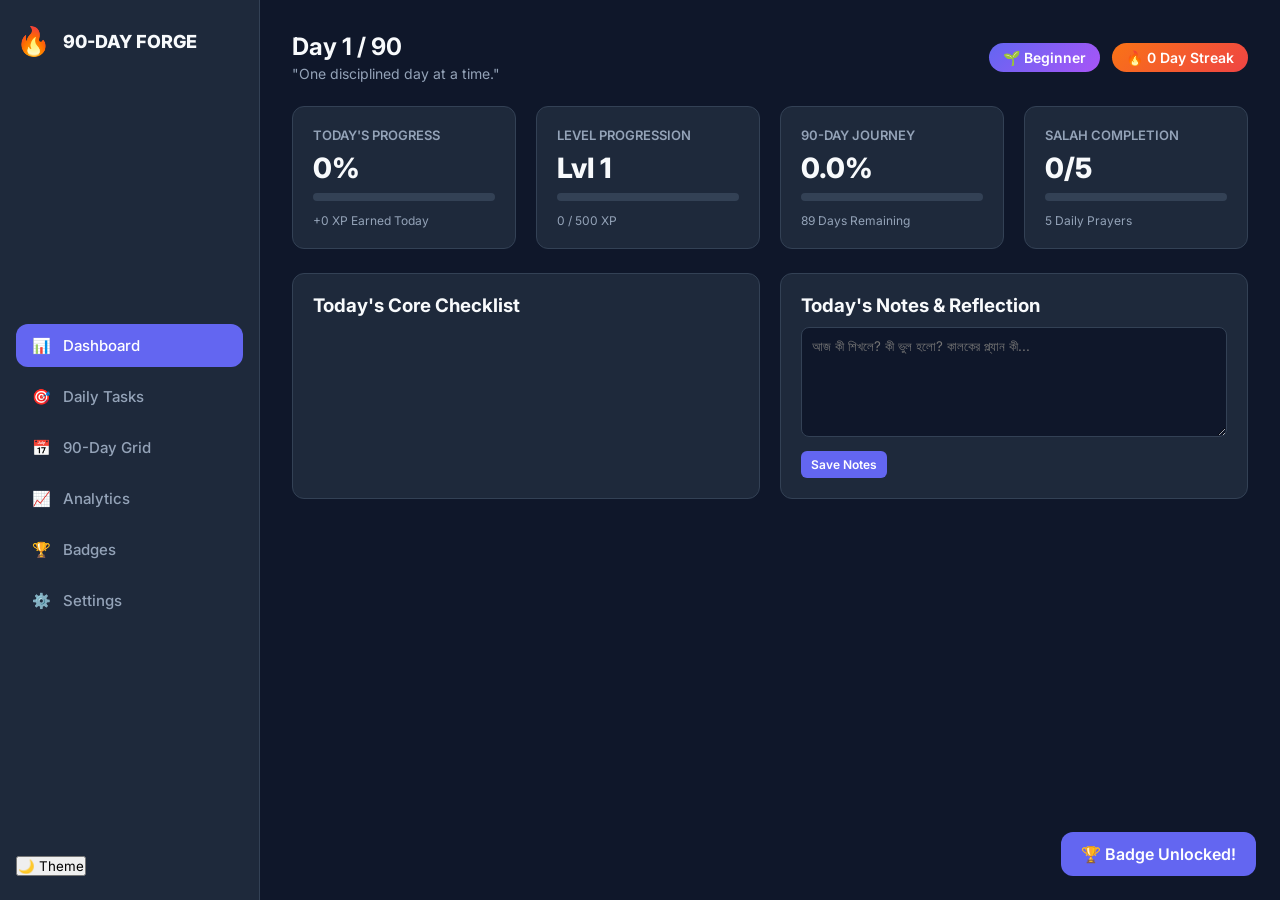
<file: index.htm>
<!DOCTYPE html>
<html lang="bn" data-theme="dark">
<head>
    <meta charset="UTF-8">
    <meta name="viewport" content="width=device-width, initial-scale=1.0">
    <title>90-Day Life Management Dashboard</title>
    <link rel="stylesheet" href="style.css">
    <link href="https://fonts.googleapis.com/css2?family=Inter:wght@300;400;500;600;700;800&display=swap" rel="stylesheet">
</head>
<body>

    <!-- SIDEBAR NAVIGATION -->
    <aside class="sidebar">
        <div class="logo">
            <span class="logo-icon">🔥</span>
            <h2>90-DAY FORGE</h2>
        </div>
        <nav class="nav-links">
            <button class="nav-btn active" data-tab="dashboard"><span>📊</span> Dashboard</button>
            <button class="nav-btn" data-tab="today"><span>🎯</span> Daily Tasks</button>
            <button class="nav-btn" data-tab="calendar"><span>📅</span> 90-Day Grid</button>
            <button class="nav-btn" data-tab="analytics"><span>📈</span> Analytics</button>
            <button class="nav-btn" data-tab="achievements"><span>🏆</span> Badges</button>
            <button class="nav-btn" data-tab="settings"><span>⚙️</span> Settings</button>
        </nav>
        <div class="sidebar-footer">
            <button id="theme-toggle" class="icon-btn">🌙 Theme</button>
        </div>
    </aside>

    <!-- MAIN CONTENT -->
    <main class="main-content">

        <!-- DASHBOARD TAB -->
        <section id="tab-dashboard" class="tab-content active">
            <div class="header-banner">
                <div>
                    <h1 id="dash-day-title">Day 1 / 90</h1>
                    <p class="subtitle" id="motivation-text">"One disciplined day at a time."</p>
                </div>
                <div class="header-badges">
                    <span class="badge rank-badge" id="dash-rank">🌱 Beginner</span>
                    <span class="badge streak-badge" id="dash-streak">🔥 0 Day Streak</span>
                </div>
            </div>

            <div class="grid-cards">
                <div class="card stat-card">
                    <div class="card-title">Today's Progress</div>
                    <div class="card-value" id="dash-today-pct">0%</div>
                    <div class="progress-bar-bg"><div class="progress-bar-fill" id="dash-today-bar"></div></div>
                    <div class="card-subtext" id="dash-today-xp">+0 XP Earned Today</div>
                </div>

                <div class="card stat-card">
                    <div class="card-title">Level Progression</div>
                    <div class="card-value" id="dash-level">Lvl 1</div>
                    <div class="progress-bar-bg"><div class="progress-bar-fill" id="dash-level-bar"></div></div>
                    <div class="card-subtext" id="dash-level-xp">0 / 500 XP</div>
                </div>

                <div class="card stat-card">
                    <div class="card-title">90-Day Journey</div>
                    <div class="card-value" id="dash-overall-pct">0.0%</div>
                    <div class="progress-bar-bg"><div class="progress-bar-fill" id="dash-overall-bar"></div></div>
                    <div class="card-subtext" id="dash-days-left">90 Days Remaining</div>
                </div>

                <div class="card stat-card">
                    <div class="card-title">Salah Completion</div>
                    <div class="card-value" id="dash-salah-pct">0/5</div>
                    <div class="progress-bar-bg"><div class="progress-bar-fill" id="dash-salah-bar"></div></div>
                    <div class="card-subtext">5 Daily Prayers</div>
                </div>
            </div>

            <div class="grid-2col">
                <div class="card">
                    <h3>Today's Core Checklist</h3>
                    <div id="quick-tasks-list" class="quick-checklist"></div>
                </div>
                <div class="card">
                    <h3>Today's Notes & Reflection</h3>
                    <textarea id="daily-notes" placeholder="আজ কী শিখলে? কী ভুল হলো? কালকের প্ল্যান কী..."></textarea>
                    <button id="save-notes-btn" class="btn btn-primary btn-sm">Save Notes</button>
                </div>
            </div>
        </section>

        <!-- DAILY TASKS TAB -->
        <section id="tab-today" class="tab-content">
            <div class="section-header">
                <h2>Daily Goals & Timers</h2>
                <span id="active-timer-display" class="timer-badge" style="display:none;">⏱️ Timer Running: 00:00</span>
            </div>

            <div class="tasks-grid" id="tasks-container"></div>

            <div class="card salah-card">
                <div class="salah-header">
                    <div>
                        <h3>🕌 Daily Salah Tracker</h3>
                        <p class="subtitle">৫ ওয়াক্ত নামাজ পূরণ করো ও আত্মিক উন্নতি বাড়াও (+২০ XP প্রতিটি নামাজে)।</p>
                    </div>
                    <div class="salah-score" id="salah-score-text">0 / 5 Completed</div>
                </div>
                <div class="salah-grid" id="salah-container"></div>
            </div>
        </section>

        <!-- CALENDAR TAB -->
        <section id="tab-calendar" class="tab-content">
            <div class="section-header">
                <h2>90-Day Heatmap Grid</h2>
                <div class="heatmap-legend">
                    <span class="legend-item"><span class="color-box c-0"></span> 0-24%</span>
                    <span class="legend-item"><span class="color-box c-25"></span> 25-49%</span>
                    <span class="legend-item"><span class="color-box c-50"></span> 50-74%</span>
                    <span class="legend-item"><span class="color-box c-75"></span> 75-89%</span>
                    <span class="legend-item"><span class="color-box c-90"></span> 90-100%</span>
                </div>
            </div>
            <div id="calendar-grid" class="calendar-grid"></div>

            <div id="day-modal" class="modal">
                <div class="modal-content card">
                    <span class="close-modal">&times;</span>
                    <h2 id="modal-day-title">Day X Details</h2>
                    <div id="modal-day-body"></div>
                </div>
            </div>
        </section>

        <!-- ANALYTICS TAB -->
        <section id="tab-analytics" class="tab-content">
            <div class="section-header">
                <h2>Analytics & Statistics</h2>
            </div>
            <div class="grid-cards">
                <div class="card stat-card"><div class="card-title">Total Study</div><div class="card-value" id="an-study-hrs">0 hrs</div></div>
                <div class="card stat-card"><div class="card-title">Total Skill Dev</div><div class="card-value" id="an-skill-hrs">0 hrs</div></div>
                <div class="card stat-card"><div class="card-title">Total English</div><div class="card-value" id="an-eng-mins">0 mins</div></div>
                <div class="card stat-card"><div class="card-title">Total Research</div><div class="card-value" id="an-res-mins">0 mins</div></div>
                <div class="card stat-card"><div class="card-title">Total Self-Care</div><div class="card-value" id="an-care-mins">0 mins</div></div>
                <div class="card stat-card"><div class="card-title">Total Salah</div><div class="card-value" id="an-salah-total">0 / 450</div></div>
                <div class="card stat-card"><div class="card-title">Total XP</div><div class="card-value" id="an-total-xp">0 XP</div></div>
                <div class="card stat-card"><div class="card-title">Longest Streak</div><div class="card-value" id="an-longest-streak">0 Days</div></div>
            </div>

            <div class="grid-2col" style="margin-top: 20px;">
                <div class="card">
                    <h3>Weekly Completion Overview</h3>
                    <div class="simple-bar-chart" id="weekly-chart"></div>
                </div>
                <div class="card">
                    <h3>Performance Highlights</h3>
                    <p><strong>Average Daily Score:</strong> <span id="an-avg-score">0%</span></p>
                    <p><strong>Best Day:</strong> <span id="an-best-day">None</span></p>
                    <p><strong>Worst Day:</strong> <span id="an-worst-day">None</span></p>
                </div>
            </div>
        </section>

        <!-- ACHIEVEMENTS TAB -->
        <section id="tab-achievements" class="tab-content">
            <div class="section-header">
                <h2>Unlocked Badges & Milestones</h2>
                <div id="badge-count-text" class="subtitle">0 / 0 Unlocked</div>
            </div>
            <div class="achievements-grid" id="achievements-container"></div>
        </section>

        <!-- SETTINGS TAB -->
        <section id="tab-settings" class="tab-content">
            <div class="section-header">
                <h2>Settings & Data Management</h2>
            </div>

            <div class="card setting-group">
                <h3>Customize Daily Targets (Minutes)</h3>
                <div class="grid-2col">
                    <label>Study (mins): <input type="number" id="target-study" value="420"></label>
                    <label>Skill Dev (mins): <input type="number" id="target-skill" value="60"></label>
                    <label>English (mins): <input type="number" id="target-english" value="30"></label>
                    <label>Research (mins): <input type="number" id="target-research" value="30"></label>
                    <label>Self Care (mins): <input type="number" id="target-care" value="60"></label>
                </div>
                <button id="save-targets-btn" class="btn btn-primary btn-sm" style="margin-top: 15px;">Save Targets</button>
            </div>

            <div class="card setting-group">
                <h3>Backup & Restore Data</h3>
                <div class="button-row">
                    <button id="export-btn" class="btn btn-secondary">📥 Export Backup (JSON)</button>
                    <button id="import-trigger-btn" class="btn btn-secondary">📤 Import Backup (JSON)</button>
                    <input type="file" id="import-file" accept=".json" style="display: none;">
                </div>
            </div>

            <div class="card setting-group danger-zone">
                <h3>Danger Zone</h3>
                <div class="button-row">
                    <button id="reset-today-btn" class="btn btn-danger">Reset Today's Tasks</button>
                    <button id="reset-all-btn" class="btn btn-danger">Reset ALL Data</button>
                </div>
            </div>
        </section>

    </main>

    <div id="toast" class="toast"></div>
    <script src="script.js"></script>
</body>
</html>
</file>
<file: style.css>
:root {
    --bg-main: #0f172a;
    --bg-card: #1e293b;
    --bg-card-hover: #334155;
    --text-primary: #f8fafc;
    --text-secondary: #94a3b8;
    --primary: #6366f1;
    --accent-green: #22c55e;
    --accent-yellow: #eab308;
    --accent-red: #ef4444;
    --accent-orange: #f97316;
    --border-color: #334155;
    --radius: 12px;
    --font: 'Inter', sans-serif;
}

[data-theme="light"] {
    --bg-main: #f1f5f9;
    --bg-card: #ffffff;
    --bg-card-hover: #f8fafc;
    --text-primary: #0f172a;
    --text-secondary: #64748b;
    --border-color: #e2e8f0;
}

* { box-sizing: border-box; margin: 0; padding: 0; font-family: var(--font); }

body {
    background-color: var(--bg-main);
    color: var(--text-primary);
    display: flex;
    min-height: 100vh;
}

.sidebar {
    width: 260px;
    background-color: var(--bg-card);
    border-right: 1px solid var(--border-color);
    padding: 24px 16px;
    display: flex;
    flex-direction: column;
    justify-content: space-between;
}

.logo { display: flex; align-items: center; gap: 12px; margin-bottom: 32px; }
.logo-icon { font-size: 28px; }
.logo h2 { font-size: 18px; font-weight: 800; }

.nav-links { display: flex; flex-direction: column; gap: 8px; }
.nav-btn {
    display: flex; align-items: center; gap: 12px; background: none; border: none;
    color: var(--text-secondary); padding: 12px 16px; border-radius: var(--radius);
    font-size: 15px; font-weight: 500; cursor: pointer; text-align: left; transition: all 0.2s;
}
.nav-btn:hover, .nav-btn.active { background-color: var(--primary); color: #ffffff; }

.main-content { flex: 1; padding: 32px; overflow-y: auto; max-width: 1300px; }
.tab-content { display: none; }
.tab-content.active { display: block; }

.header-banner { display: flex; justify-content: space-between; align-items: center; margin-bottom: 24px; }
.subtitle { color: var(--text-secondary); font-size: 14px; margin-top: 4px; }
.header-badges { display: flex; gap: 12px; }

.badge { padding: 6px 14px; border-radius: 20px; font-size: 14px; font-weight: 600; background: var(--bg-card); border: 1px solid var(--border-color); }
.rank-badge { background: linear-gradient(135deg, #6366f1, #a855f7); color: #fff; border: none; }
.streak-badge { background: linear-gradient(135deg, #f97316, #ef4444); color: #fff; border: none; }

.grid-cards { display: grid; grid-template-columns: repeat(auto-fit, minmax(220px, 1fr)); gap: 20px; margin-bottom: 24px; }
.grid-2col { display: grid; grid-template-columns: repeat(auto-fit, minmax(380px, 1fr)); gap: 20px; margin-bottom: 24px; }
.card { background-color: var(--bg-card); border: 1px solid var(--border-color); border-radius: var(--radius); padding: 20px; }

.stat-card { display: flex; flex-direction: column; gap: 8px; }
.card-title { color: var(--text-secondary); font-size: 13px; font-weight: 600; text-transform: uppercase; }
.card-value { font-size: 28px; font-weight: 800; }
.card-subtext { color: var(--text-secondary); font-size: 12px; margin-top: 4px; }

.progress-bar-bg { width: 100%; height: 8px; background-color: var(--border-color); border-radius: 4px; overflow: hidden; }
.progress-bar-fill { height: 100%; background-color: var(--primary); width: 0%; transition: width 0.3s ease; }

.tasks-grid { display: grid; grid-template-columns: repeat(auto-fit, minmax(320px, 1fr)); gap: 20px; margin-bottom: 24px; }
.task-card { display: flex; flex-direction: column; gap: 12px; }
.task-header { display: flex; justify-content: space-between; align-items: center; }
.task-title { font-size: 18px; font-weight: 700; }
.task-time { font-size: 13px; color: var(--text-secondary); }

.task-actions { display: flex; flex-wrap: wrap; gap: 8px; margin-top: 8px; }
.btn { padding: 8px 14px; border-radius: 6px; border: none; font-weight: 600; font-size: 13px; cursor: pointer; transition: opacity 0.2s; }
.btn:hover { opacity: 0.85; }
.btn-primary { background: var(--primary); color: #fff; }
.btn-secondary { background: var(--border-color); color: var(--text-primary); }
.btn-success { background: var(--accent-green); color: #fff; }
.btn-danger { background: var(--accent-red); color: #fff; }
.btn-sm { padding: 6px 10px; font-size: 12px; }

.salah-card { margin-top: 24px; }
.salah-header { display: flex; justify-content: space-between; align-items: center; margin-bottom: 16px; }
.salah-score { font-size: 18px; font-weight: 700; color: var(--accent-green); }
.salah-grid { display: grid; grid-template-columns: repeat(auto-fit, minmax(140px, 1fr)); gap: 12px; }

.salah-item { background: var(--bg-main); border: 1px solid var(--border-color); padding: 14px; border-radius: var(--radius); text-align: center; cursor: pointer; user-select: none; transition: all 0.2s; }
.salah-item.completed { background: rgba(34, 197, 94, 0.15); border-color: var(--accent-green); color: var(--accent-green); }
.salah-item h4 { font-size: 16px; margin-bottom: 4px; }

.calendar-grid { display: grid; grid-template-columns: repeat(auto-fill, minmax(65px, 1fr)); gap: 10px; margin-top: 20px; }
.day-box { aspect-ratio: 1; background: var(--bg-card); border: 1px solid var(--border-color); border-radius: 8px; display: flex; flex-direction: column; align-items: center; justify-content: center; cursor: pointer; transition: transform 0.15s; }
.day-box:hover { transform: scale(1.05); }
.day-box .day-num { font-size: 12px; font-weight: 700; }
.day-box .day-pct { font-size: 10px; opacity: 0.8; }

.c-0 { background-color: rgba(239, 68, 68, 0.2); border-color: var(--accent-red); }
.c-25 { background-color: rgba(249, 115, 22, 0.2); border-color: var(--accent-orange); }
.c-50 { background-color: rgba(234, 179, 8, 0.2); border-color: var(--accent-yellow); }
.c-75 { background-color: rgba(34, 197, 94, 0.2); border-color: var(--accent-green); }
.c-90 { background-color: rgba(34, 197, 94, 0.5); border-color: var(--accent-green); }

.achievements-grid { display: grid; grid-template-columns: repeat(auto-fill, minmax(240px, 1fr)); gap: 16px; margin-top: 20px; }
.achievement-card { display: flex; align-items: center; gap: 14px; opacity: 0.4; filter: grayscale(1); transition: all 0.3s; }
.achievement-card.unlocked { opacity: 1; filter: grayscale(0); border-color: var(--accent-yellow); }
.achievement-icon { font-size: 32px; }

textarea { width: 100%; height: 110px; background: var(--bg-main); color: var(--text-primary); border: 1px solid var(--border-color); border-radius: 8px; padding: 10px; margin-top: 10px; margin-bottom: 10px; resize: vertical; }
.setting-group { margin-bottom: 20px; }
.setting-group label { display: flex; justify-content: space-between; align-items: center; font-size: 14px; margin-top: 8px; }
.setting-group input[type="number"] { width: 80px; padding: 6px; border-radius: 6px; border: 1px solid var(--border-color); background: var(--bg-main); color: var(--text-primary); }
.button-row { display: flex; gap: 12px; margin-top: 12px; }
.danger-zone { border-color: rgba(239, 68, 68, 0.4); }

.toast { position: fixed; bottom: 24px; right: 24px; background: var(--primary); color: #fff; padding: 12px 20px; border-radius: var(--radius); font-weight: 600; display: none; z-index: 100; }
.modal { display: none; position: fixed; top: 0; left: 0; width: 100%; height: 100%; background: rgba(0,0,0,0.6); justify-content: center; align-items: center; z-index: 99; }
.modal-content { width: 90%; max-width: 500px; position: relative; }
.close-modal { position: absolute; top: 16px; right: 20px; font-size: 24px; cursor: pointer; }

.simple-bar-chart { display: flex; align-items: flex-end; gap: 12px; height: 140px; margin-top: 20px; padding-bottom: 10px; border-bottom: 1px solid var(--border-color); }
.bar-col { flex: 1; display: flex; flex-direction: column; align-items: center; height: 100%; justify-content: flex-end; gap: 6px; }
.bar-fill { width: 100%; background: var(--primary); border-radius: 4px 4px 0 0; min-height: 4px; }
.bar-label { font-size: 10px; color: var(--text-secondary); }

@media (max-width: 768px) {
    body { flex-direction: column; }
    .sidebar { width: 100%; border-right: none; border-bottom: 1px solid var(--border-color); padding: 16px; }
    .nav-links { flex-direction: row; overflow-x: auto; }
    .nav-btn { font-size: 13px; padding: 8px 12px; white-space: nowrap; }
    .main-content { padding: 16px; }
    .header-banner { flex-direction: column; align-items: flex-start; gap: 12px; }
    .grid-2col { grid-template-columns: 1fr; }
}
</file>
